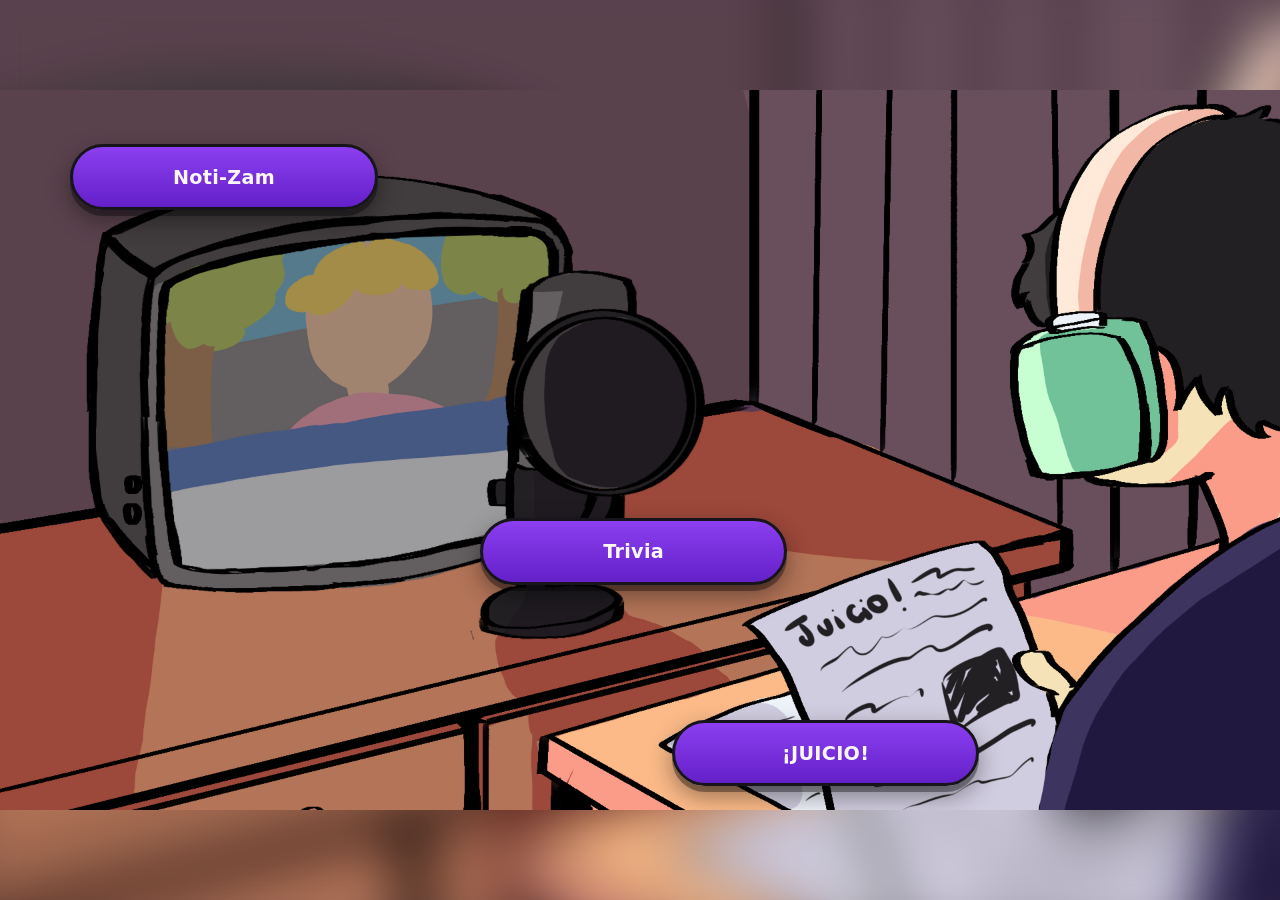
<file: index.html>
<!DOCTYPE html>
<html lang="es">
<head>
<meta charset="UTF-8">
<meta name="viewport" content="width=device-width, initial-scale=1.0">
<title>Voces Afanadas — Inicio</title>
<link rel="stylesheet" href="pantalla.css">
<link rel="stylesheet" href="home.css">
</head>
<body class="pantalla-completa pagina-hub">
  <h1 class="solo-lectores">Voces afanadas</h1>

  <main class="escena escena-hub" aria-label="Escenario principal con accesos a las secciones">

    <!-- Ilustración de fondo real, provista por el usuario -->
    <img src="img/hub/hub-inicio.png" alt="" class="escena-hub-img">

    <!-- ============================================================
         Botones de navegación — solo texto, sin íconos
    ============================================================= -->
    <a href="noti-zam.html" class="hub-boton" id="btn-notizam">Noti-Zam</a>
    <a href="trivia.html" class="hub-boton" id="btn-trivia">Trivia</a>
    <a href="juicio.html" class="hub-boton" id="btn-juicio">¡JUICIO!</a>

  </main>

</body>
</html>
</file>
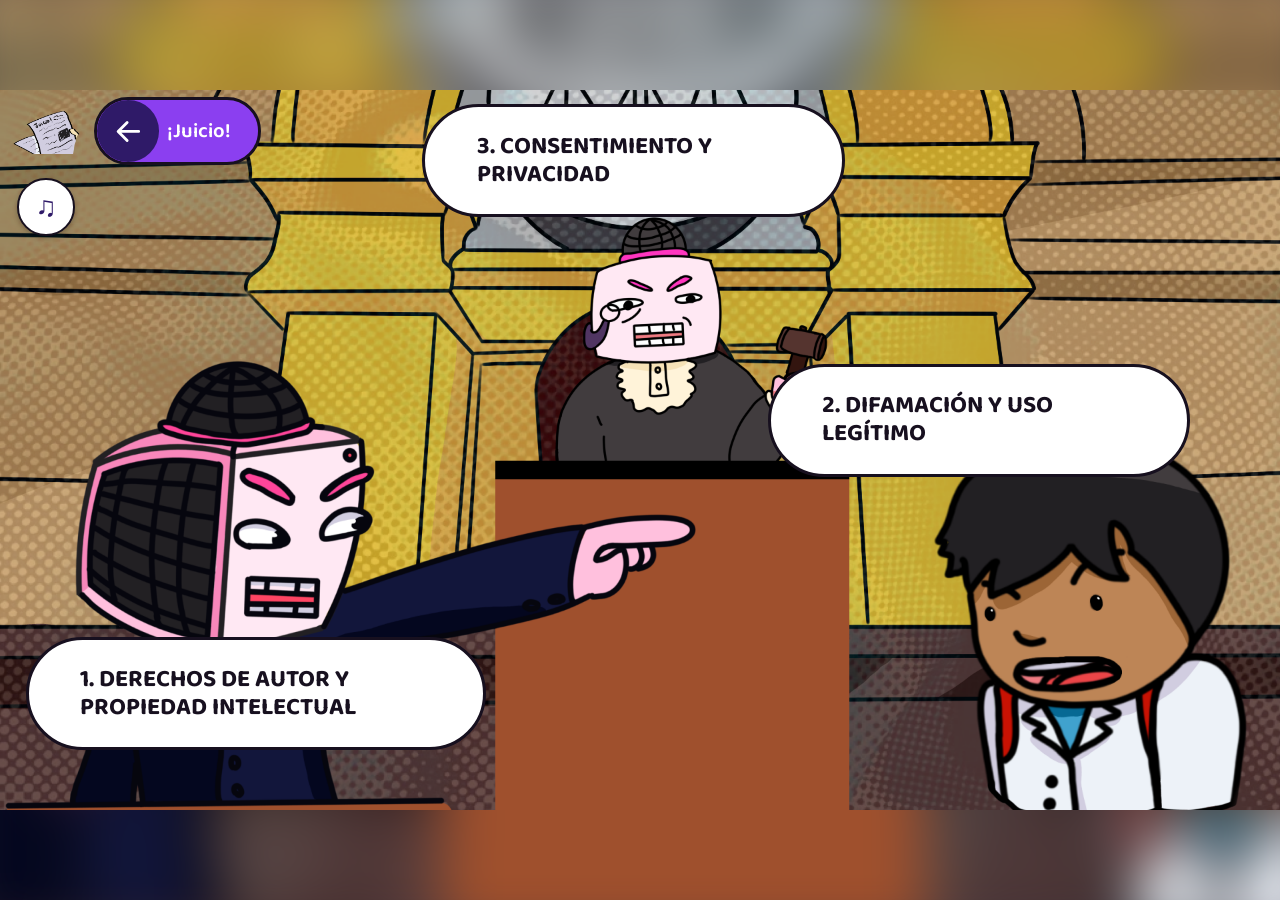
<file: juicio.html>
<!DOCTYPE html>
<html lang="es">
<head>
<meta charset="UTF-8">
<meta name="viewport" content="width=device-width, initial-scale=1.0">
<title>¡Juicio! — Voces Afanadas</title>
<link rel="stylesheet" href="pantalla.css">
<link rel="stylesheet" href="juicio.css">
</head>
<body class="pantalla-completa pagina-juicio">

  <div class="escena escena-juicio" id="app-juicio" data-vista="opciones">

    <!-- Encabezado: micrófono + píldora, misma posición/tamaño que en Noti-Zam y Trivia -->
    <header class="juicio-header">
      <button
  type="button"
  class="juicio-sonido"
  id="juicio-sonido"
  aria-label="Apagar sonido"
  title="Apagar sonido">
  ♫
</button>
      <div class="juicio-microfono marco-imagen" data-placeholder="micrófono (img/juicio/microfono.png)"><img src="img/juicio/microfono.png" alt=""></div>
      <button type="button" class="juicio-pill" id="juicio-pill" title="Volver">
        <span class="juicio-pill-circulo" aria-hidden="true">
          <svg viewBox="0 0 24 24"><path d="M20 12H5M11 5l-7 7 7 7" fill="none" stroke="#fff" stroke-width="2.2" stroke-linecap="round" stroke-linejoin="round"/></svg>
        </span>
        <span id="juicio-pill-texto">¡Juicio!</span>
      </button>
      
    </header>

    <!-- PANTALLA 0: elegir uno de los 3 temas -->
    <section class="juicio-vista" id="vista-opciones">
      <div class="juicio-fondo-opciones marco-imagen" data-placeholder="ilustración de fondo (img/juicio/fondo-opciones.png)">
        <img src="img/juicio/fondo-opciones.png" alt="">
      </div>
      <!-- Los 3 textos se completan solos desde TEMAS, en juicio.js -->
      <button type="button" class="juicio-tema" id="tema-0" data-tema="0"></button>
      <button type="button" class="juicio-tema" id="tema-1" data-tema="1"></button>
      <button type="button" class="juicio-tema" id="tema-2" data-tema="2"></button>
    </section>

    <!-- PANTALLA 01-tema1: pantalla roboti-noti presentando el caso + botón final -->


    <!-- PANTALLA 2: animación de frames del tema elegido + botón final -->
    <section class="juicio-vista" id="vista-animacion" hidden>
      <div class="juicio-frame marco-imagen" id="juicio-frame" data-placeholder="">
        <img id="juicio-frame-img" alt="">
      </div>

      <!-- Bifurcación (solo la usa el tema que la tenga configurada en TEMAS, juicio.js):
           dos burbujas para elegir; según cuál se toque, la animación sigue por una
           rama distinta. Ocultas hasta que la animación llega a ese punto. -->
      <button type="button" class="juicio-bifurcacion marco-imagen" id="juicio-opcion-0" data-opcion="0" hidden><img alt=""></button>
      <button type="button" class="juicio-bifurcacion marco-imagen" id="juicio-opcion-1" data-opcion="1" hidden><img alt=""></button>
      <button type="button" class="juicio-flecha-manual" id="juicio-flecha-manual" aria-label="Avanzar a la siguiente pantalla" title="Continuar" hidden></button>
      <button type="button" class="juicio-fin" id="juicio-fin" hidden>¡Fin del Juicio!</button>
    </section>

  </div>

  <script src="juicio.js"></script>
</body>
</html>
</file>
<file: pantalla.css>
/* =============================================================
   PANTALLA COMPLETA — reglas compartidas por TODAS las secciones
   (inicio, Noti-Zam, Trivia, ¡JUICIO!, etc.)

   Cómo usarlo en una sección nueva:
     1) <link rel="stylesheet" href="pantalla.css"> antes del CSS propio
     2) <body class="pantalla-completa pagina-xxx">
     3) el contenedor de la escena lleva la clase "escena"
        (todo lo de adentro se posiciona en % o con --u)
     4) en el CSS propio del body, definir el fondo que rellena los
        laterales cuando la pantalla no es 16:9:
          body.pagina-xxx{
            --color-lateral: #xxxxxx;
            --fondo-lateral: url("img/xxx/fondo.png");
          }

   Tamaños de texto: usar  calc(var(--u) * N)  en lugar de vw, así
   el texto escala junto con la escena y no con el ancho de la ventana.
============================================================= */

:root{
  /* ancho de la escena: la más grande 16:9 que entra en la pantalla */
  --ancho-escena: min(100vw, calc(100vh * 1920 / 1080));
  --u: calc(var(--ancho-escena) / 100);   /* 1% del ancho de la escena */
}
@supports (height: 100dvh){
  :root{
    --ancho-escena: min(100vw, calc(100dvh * 1920 / 1080));
  }
}

*{ box-sizing: border-box; }

html, body.pantalla-completa{ height: 100%; }

body.pantalla-completa{
  margin: 0;
  min-height: 100vh;
  min-height: 100dvh;
  overflow: hidden;
  position: relative;
  display: flex;
  align-items: center;
  justify-content: center;
  background-color: var(--color-lateral, #000);
}

/* Relleno de los laterales si la pantalla no es 16:9:
   la misma imagen de fondo de la sección, desenfocada */
body.pantalla-completa::before{
  content: "";
  position: fixed;
  inset: -40px;
  background-image: var(--fondo-lateral, none);
  background-size: cover;
  background-position: center;
  background-repeat: no-repeat;
  filter: blur(28px);
  z-index: 0;
}

/* La escena: 16:9, sin marco, sin bordes redondeados, sin sombra */
.escena{
  position: relative;
  z-index: 1;
  aspect-ratio: 1920 / 1080;
  width: var(--ancho-escena);
  overflow: hidden;
  border-radius: 0;
  box-shadow: none;
}

/* Texto solo para lectores de pantalla (no se ve) */
.solo-lectores{
  position: absolute;
  width: 1px; height: 1px;
  margin: -1px; padding: 0;
  overflow: hidden;
  clip: rect(0 0 0 0);
  white-space: nowrap;
  border: 0;
}

/* Placeholder de imagen reutilizable: si el <img> no carga, se ve un recuadro punteado
   con el nombre del archivo que hay que agregar (desaparece solo al cargar la imagen real) */
.marco-imagen{ position: relative; overflow: hidden; }
.marco-imagen img{ width: 100%; height: 100%; object-fit: contain; display: block; }
.marco-imagen.sin-imagen img{ visibility: hidden; }
.marco-imagen.sin-imagen::after{
  content: attr(data-placeholder);
  position: absolute; inset: 0;
  display: flex; align-items: center; justify-content: center;
  text-align: center; font-size: 11px; line-height: 1.4;
  color: #cfc7e6; padding: 6px;
  border: 2px dashed rgba(255,255,255,.35);
  border-radius: inherit;
  background: rgba(139,63,240,.12);
}
</file>
<file: home.css>
/* =============================================================
   HOME / HUB — "Voces Afanadas"
   Pantalla principal ilustrada con 3 accesos: Noti-Zam, Trivia, ¡JUICIO!
============================================================= */

:root{
  --hub-pared:        #5a4457;
  --hub-pared-panel:  #4a3948;
  --hub-madera:       #8a4a3a;
  --hub-madera-osc:   #5f3226;
  --hub-madera-clara: #a5583f;
  --hub-piel-desk:    #e8a97a;
  --hub-piel-desk-b:  #d99464;
  --hub-negro:        #17151b;
  --hub-violeta-1:    #8b3ff0;
  --hub-violeta-2:    #6420c9;
  --hub-avatar:       #241a4d;
  --hub-blanco:       #fbf7f9;
  --hub-radio-pill:   999px;
}

body.pagina-hub{
  --color-lateral: #54424f;
  --fondo-lateral: url("img/hub/hub-inicio.png");
  font-family: 'Segoe UI', system-ui, sans-serif;
  color: var(--hub-blanco);
}

/* ===== Escenario ilustrado (tamaño y pantalla completa: pantalla.css) ===== */

.escena-hub-img{
  position:absolute;
  inset:0;
  width:100%;
  height:100%;
  display:block;
  object-fit: cover;
}

/* ===== Botones / accesos — solo texto, sin íconos ===== */
.hub-boton{
  position:absolute;
  display:flex;
  align-items:center;
  justify-content:center;
  height: 9.2%;
  min-height: 40px;
  border-radius: var(--hub-radio-pill);
  background: linear-gradient(180deg, var(--hub-violeta-1), var(--hub-violeta-2));
  border: 3px solid var(--hub-negro);
  box-shadow: 0 6px 0 rgba(0,0,0,.35), 0 10px 24px rgba(0,0,0,.4);
  text-decoration:none;
  color: var(--hub-blanco);
  cursor:pointer;
  transition: transform 180ms ease, box-shadow 180ms ease, filter 180ms ease;
  overflow:hidden;
  padding: 0 26px;
  font-weight: 700;
  font-size: max(13px, calc(var(--u) * 1.5));
  white-space: nowrap;
  letter-spacing: .3px;
}
.hub-boton:hover,
.hub-boton:focus-visible{
  transform: translateY(-4px) scale(1.035);
  box-shadow: 0 10px 0 rgba(0,0,0,.35), 0 18px 34px rgba(139,63,240,.55);
  filter: brightness(1.08);
}
.hub-boton:active{
  transform: translateY(0) scale(0.98);
  box-shadow: 0 3px 0 rgba(0,0,0,.35);
}

/* posiciones relativas a la escena (coinciden con la referencia) */
#btn-notizam{ left: 5.5%;  top: 7.5%;  width: 24%; }
#btn-trivia { left: 37.5%; top: 59.5%; width: 24%; }
#btn-juicio { left: 52.5%; top: 87.5%; width: 24%; }

@media (max-width: 640px){
  .hub-boton .hub-etiqueta{ padding: 0 14px; }
}
</file>
<file: juicio.css>
@import url('https://fonts.googleapis.com/css2?family=Baloo+2:wght@600;700;800&display=swap');

/* JUICIO — 2 pantallas: elegir uno de 3 temas / animación de frames + botón final.
   Todo se posiciona en % de la escena 16:9 (referencias de 1920x1080), igual que
   Noti-Zam y Trivia. Los frames de cada animación son placeholders: ver
   img/juicio/frames/LEEME.txt para los nombres exactos que hay que ir agregando. */

:root{
  --jc-morado:  #2f1a68;
  --jc-violeta: #8b3ff0;
  --jc-negro:   #17101f;
  --jc-fuente:  'Baloo 2', 'Segoe UI', system-ui, sans-serif;
}

body.pagina-juicio{
  --color-lateral: #2a2438;
  --fondo-lateral: url('img/juicio/fondo-opciones.png'), radial-gradient(circle at 30% 20%, #4a3a5c 0%, #2a2438 70%);
  font-family: var(--jc-fuente);
  color:#fff;
}

/* encabezado igual al de Noti-Zam y Trivia: esquina superior izquierda, alto 9.4% */
.juicio-header{ position:absolute; top:1%; left:1%; height:9.4%; display:flex; align-items:center; z-index:20; }
.juicio-microfono{ height:100%; aspect-ratio:1/1; flex-shrink:0; }
.juicio-pill{
  height:100%; width:calc(var(--u) * 13); margin-left:14px; flex-shrink:0;
  display:flex; align-items:center; padding:0; overflow:hidden; cursor:pointer;
  border:3px solid var(--jc-negro); border-radius:999px;
  background: var(--jc-violeta); color:#fff;
  font: 600 max(13px, calc(var(--u) * 1.6)) var(--jc-fuente);
  transition: transform 160ms ease, filter 160ms ease;
}
.juicio-pill:hover,.juicio-pill:focus-visible{ filter:brightness(1.1); transform:translateY(-2px); }
.juicio-pill-circulo{
  height:100%; aspect-ratio:1/1; border-radius:50%; background: var(--jc-morado);
  display:flex; align-items:center; justify-content:center; margin-right:5%;
}
.juicio-pill-circulo svg{ width:50%; height:50%; }

.juicio-vista{ position:absolute; inset:0; z-index:8; }
.juicio-vista[hidden]{ display:none; }

/* ===== Pantalla 1: los 3 temas ===== */
.juicio-fondo-opciones{ position:absolute; inset:0; z-index:1; }
.juicio-fondo-opciones img{ object-fit:cover; }

/* burbujas con el texto de cada tema (posiciones aproximadas a la referencia en Figma;
   ajustalas si tu ilustración de fondo ubica al robot/juez/chico en otro lugar) */
.juicio-tema{
  position:absolute; z-index:9;
  background:#fff; color:var(--jc-negro);
  border: 3px solid var(--jc-negro); border-radius: calc(var(--u) * 8);
  padding: 2% 4%;
  font: 700 max(13px, calc(var(--u) * 1.9)) / 1.15 var(--jc-fuente);
  text-transform: uppercase; text-align:left; cursor:pointer;
  transition: transform 160ms ease, filter 160ms ease;
}
.juicio-tema:hover,.juicio-tema:focus-visible{ transform:scale(1.03); filter:brightness(.96); }
#tema-0{ left:2%;    top:76%;  width:36%; }   /* 1. Derechos de autor y propiedad intelectual */
#tema-1{ left:60%;   top:38%;  width:33%; }   /* 2. Difamación y uso legítimo */
#tema-2{ left:33%;   top:2%;   width:33%; }   /* 3. Consentimiento y privacidad */

/* ===== Pantalla 2: animación de frames ===== */
.juicio-frame{ position:absolute; inset:0; z-index:1; }
.juicio-frame img{ object-fit:cover; }

.juicio-fin{
  position:absolute; left:29.5%; top:74.8%; width:41%; height:14%;
  background: var(--jc-morado); color:#fff; border:none; cursor:pointer;
  border-radius: calc(var(--u) * 3);
  font: 700 max(16px, calc(var(--u) * 2.6)) / 1.15 var(--jc-fuente);
  text-align:center; z-index:12;
  transition: transform 160ms ease, filter 160ms ease;
}
.juicio-fin[hidden]{ display:none; }
.juicio-fin:hover,.juicio-fin:focus-visible{ transform:scale(1.03); filter:brightness(1.1); }

/* burbujas de bifurcación (2 opciones): imágenes redondas que el usuario clickea.
   Posiciones aproximadas a la referencia (una a cada lado, arriba); ajustalas si
   tu ilustración ubica la pregunta en otro lugar. */
.juicio-bifurcacion{
  position:absolute; top:12%; width:20%; aspect-ratio:1/1; z-index:13;
  padding:0; border:none; border-radius:50%; cursor:pointer; background:transparent;
  transition: transform 160ms ease, filter 160ms ease;
}
.juicio-bifurcacion[hidden]{ display:none; }
.juicio-bifurcacion img{ border-radius:50%; }
.juicio-bifurcacion:hover,.juicio-bifurcacion:focus-visible{ transform:scale(1.05); filter:brightness(1.08); }
#juicio-opcion-0{ left:5%; }
#juicio-opcion-1{ right:5%; }


/* Flecha transparente superpuesta a la flecha fucsia/violeta dibujada
   dentro del globo de diálogo de las pantallas manuales. */
.juicio-flecha-manual{
  position:absolute;
  left:57.5%;
  top:84%;
  width:8%;
  height:12%;
  z-index:15;
  border:0;
  padding:0;
  background:transparent;
  cursor:pointer;
}
.juicio-flecha-manual[hidden]{ display:none; }
.juicio-flecha-manual:focus-visible{
  outline:3px solid var(--jc-violeta);
  outline-offset:2px;
  border-radius:50%;
}


/* ===== Botón de sonido de Juicio ===== */

.juicio-sonido{
  position:absolute;
  top:120%;
  right:75%;
  z-index:2%;

  width:calc(var(--u) * 4.5);
  height:calc(var(--u) * 4.5);
  min-width:34px;
  min-height:34px;

  border:2px solid var(--jc-negro);
  border-radius:50%;

  background:#fff;
  color:var(--jc-morado);

  font-size:calc(var(--u) * 2.2);
  font-weight:800;

  display:flex;
  align-items:center;
  justify-content:center;

  cursor:pointer;
  box-shadow:0 2px 5px rgba(0,0,0,.25);

  transition:transform .15s ease, background .15s ease;
}

.juicio-sonido:hover{
  transform:scale(1.08);
  background:#f19137;
}

.juicio-sonido:focus-visible{
  outline:3px solid var(--jc-violeta);
  outline-offset:3px;
}
</file>
